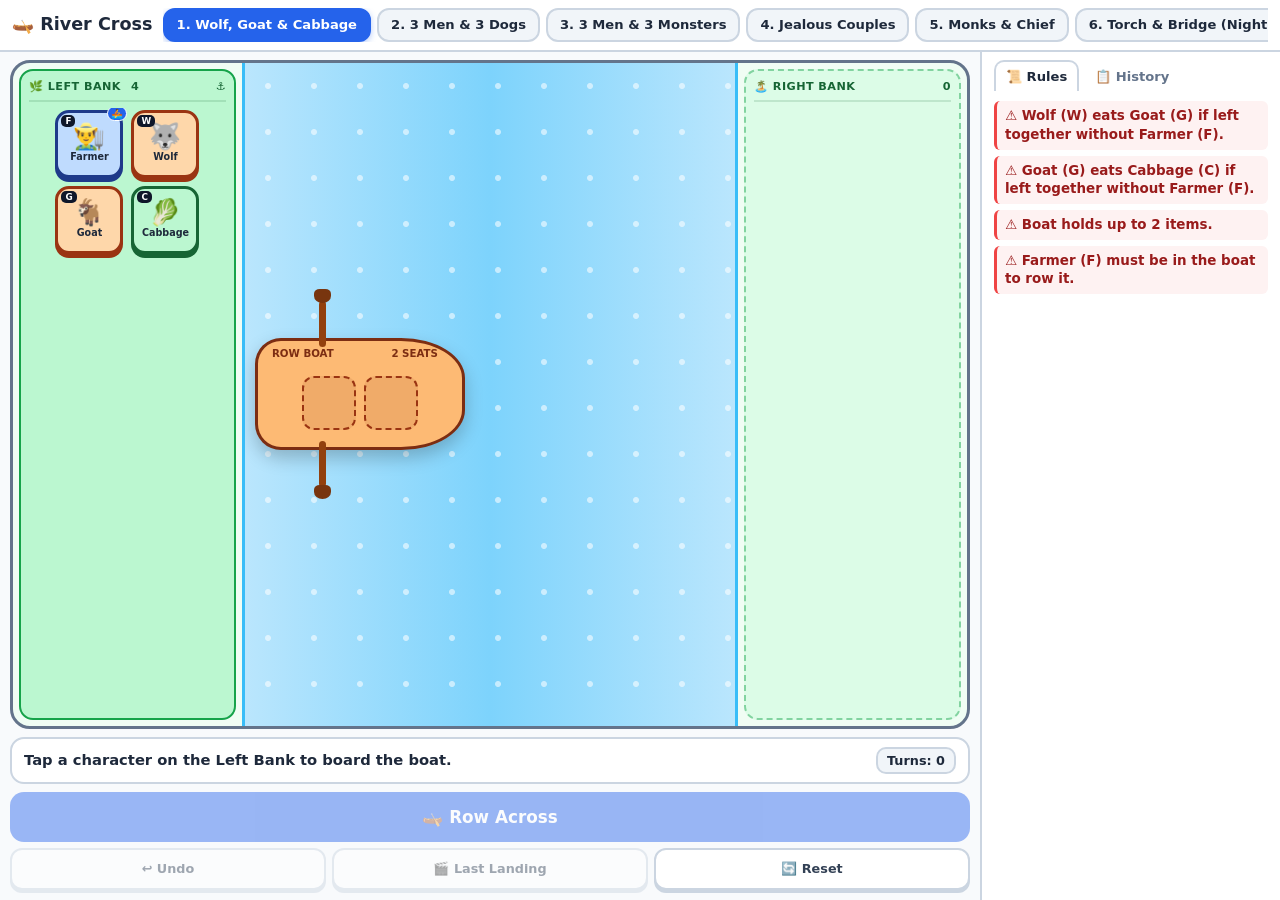
<file: index.html>
<!doctype html>
<html lang="en">
<head>
<meta charset="utf-8">
<meta name="viewport" content="width=device-width,initial-scale=1,viewport-fit=cover">
<meta name="apple-mobile-web-app-capable" content="yes">
<meta name="theme-color" content="#f8fafc">
<title>River Cross</title>
<link rel="stylesheet" href="css/style.css">
</head>
<body>
<div class="app">
  <header class="top">
    <h1 class="title">🛶 River Cross</h1>
    <nav class="scenarios" id="scenarioTabs" aria-label="Scenarios"></nav>
  </header>

  <div class="body">
    <main class="play">
      <section class="stage" aria-label="River">
        <div class="bank bank-left" id="bankLeft">
          <div class="bank-label"><span>🌿 Left Bank</span><span id="countLeft">0</span></div>
          <div class="slots" id="slotsLeft"></div>
        </div>

        <div class="river" id="river">
          <div class="flow"></div>
          <div class="boat at-left" id="boat">
            <div class="hull">
              <span class="oar oar-a"></span>
              <span class="oar oar-b"></span>
              <div class="hull-top">
                <span id="vehicleLabel">Row Boat</span>
                <span id="capacityLabel">2 seats</span>
              </div>
              <div class="seats" id="seats"></div>
              <div class="extras" id="extras"></div>
            </div>
            <span class="splash"></span>
          </div>
        </div>

        <div class="bank bank-right" id="bankRight">
          <div class="bank-label"><span>🏝️ Right Bank</span><span id="countRight">0</span></div>
          <div class="slots" id="slotsRight"></div>
        </div>
      </section>

      <section class="status" id="statusBanner">
        <p class="status-text" id="statusText" aria-live="polite">Tap a character on a bank to board the boat.</p>
        <div class="status-right">
          <button class="try-again" id="btnTryAgain" type="button" hidden>🔄 Try Again</button>
          <span class="pill" id="turnDisplay">Turns: 0</span>
        </div>
      </section>

      <section class="actions">
        <button class="btn-row" id="btnRow" type="button" disabled>🛶 Row Across</button>
        <div class="row-utils">
          <button class="btn-util" id="btnUndo" type="button" disabled>↩ Undo</button>
          <button class="btn-util" id="btnReplay" type="button" disabled title="Watch the last crossing and landing again">🎬 Last Landing</button>
          <button class="btn-util" id="btnReset" type="button">🔄 Reset</button>
          <button class="btn-util info-toggle" id="btnInfo" type="button">📖 Info</button>
        </div>
      </section>
    </main>

    <aside class="side" id="side" aria-label="Rules, history and builder">
      <div class="side-head">
        <div class="tabs" role="tablist">
          <button class="tab active" type="button" role="tab" data-tab="rules">📜 Rules</button>
          <button class="tab" type="button" role="tab" data-tab="history">📋 History</button>
          <button class="tab" type="button" role="tab" data-tab="build" id="tabBuild" hidden>⚙️ Build</button>
        </div>
        <button class="side-close" id="btnSideClose" type="button" aria-label="Close panel">✖</button>
      </div>

      <div class="side-body">
        <section class="panel active" data-panel="rules">
          <div id="ruleList"></div>
        </section>

        <section class="panel" data-panel="history">
          <div class="history" id="historyList"></div>
        </section>

        <section class="panel" data-panel="build">
          <label class="field-label" for="customCap">Boat seats</label>
          <div class="field">
            <input type="number" id="customCap" min="1" max="5" value="2" class="small">
          </div>

          <label class="field-label" for="charName">Add a character</label>
          <div class="field">
            <input type="text" id="charName" placeholder="Name" class="grow">
            <input type="text" id="charAbbr" placeholder="Abbr" maxlength="3" class="small">
            <select id="charType">
              <option value="human">Human</option>
              <option value="animal">Animal</option>
              <option value="object">Object</option>
            </select>
            <input type="text" id="charEmoji" placeholder="Emoji" maxlength="4" class="small">
            <button class="btn-util" id="btnAddChar" type="button">Add</button>
          </div>
          <div class="chip-list" id="customChips"></div>

          <label class="field-label" for="rulePredator">Add a danger rule</label>
          <div class="field">
            <select id="rulePredator" class="grow"></select>
            <span class="glue">harms</span>
            <select id="rulePrey" class="grow"></select>
          </div>
          <div class="field">
            <span class="glue">without</span>
            <select id="ruleProtector" class="grow"></select>
            <button class="btn-util" id="btnAddRule" type="button">Add rule</button>
          </div>

          <button class="btn-row launch" id="btnLaunch" type="button">🚀 Start Custom Game</button>
        </section>
      </div>
    </aside>
  </div>
</div>

<script src="js/scenarios.js"></script>
<script src="js/app.js"></script>
</body>
</html>
</file>
<file: css/style.css>
/* River Cross
 * Layouts:
 *   landscape (iPad, wide phone): banks left and right, boat crosses horizontally
 *   portrait (iPhone, iPad upright): banks top and bottom, boat crosses vertically
 *   side panel: column on wide landscape screens, bottom sheet everywhere else
 */

:root {
  --ink: #1e293b;
  --muted: #64748b;
  --line: #334155;
  --sky: #f8fafc;
  --edge: #cbd5e1;
  --water: #7dd3fc;
  --water-deep: #38bdf8;
  --grass: #dcfce7;
  --grass-line: #16a34a;
  --hull: #fdba74;
  --hull-line: #7c2d12;
  --blue: #2563eb;
  --blue-dark: #1e40af;
  --danger: #b91c1c;

  --chip: 58px;
  --seat: 50px;
  --hull-h: 104px;
  --hull-w: 190px;
}

@media (min-width: 700px) {
  :root { --chip: 68px; --seat: 54px; --hull-h: 112px; --hull-w: 210px; }
}

/* Short screens (iPhone landscape, iPhone SE portrait) */
@media (max-height: 520px) {
  :root { --chip: 50px; --seat: 46px; --hull-h: 94px; --hull-w: 180px; }
}
@media (max-height: 760px) and (max-aspect-ratio: 1/1) {
  :root { --chip: 50px; --seat: 46px; --hull-h: 96px; --hull-w: 176px; }
}

*, *::before, *::after { box-sizing: border-box; }

[hidden] { display: none !important; }

html, body { height: 100%; margin: 0; }

body {
  font-family: system-ui, -apple-system, BlinkMacSystemFont, "Segoe UI", Roboto, sans-serif;
  font-size: 15px;
  line-height: 1.35;
  color: var(--ink);
  background: var(--sky);
  overflow: hidden;
  -webkit-text-size-adjust: 100%;
}

button, input, select { font: inherit; color: inherit; }
p { margin: 0; }

.app {
  height: 100vh;
  height: 100dvh;
  display: flex;
  flex-direction: column;
  overflow: hidden;
  padding:
    env(safe-area-inset-top)
    env(safe-area-inset-right)
    env(safe-area-inset-bottom)
    env(safe-area-inset-left);
  background: var(--sky);
}

/* ---------- Header & scenario tabs ---------- */

.top {
  flex: none;
  display: flex;
  align-items: center;
  gap: 10px;
  padding: 8px 12px;
  background: #fff;
  border-bottom: 2px solid var(--edge);
}
.title {
  margin: 0;
  font-size: 1.1rem;
  font-weight: 800;
  white-space: nowrap;
}
.scenarios {
  display: flex;
  gap: 6px;
  min-width: 0;
  flex: 1;
  overflow-x: auto;
  scrollbar-width: none;
  -webkit-overflow-scrolling: touch;
}
.scenarios::-webkit-scrollbar { display: none; }
.scenario-btn {
  flex: none;
  padding: 6px 12px;
  border: 2px solid var(--edge);
  border-radius: 12px;
  background: #f1f5f9;
  font-size: 0.82rem;
  font-weight: 700;
  white-space: nowrap;
  cursor: pointer;
  touch-action: manipulation;
}
.scenario-btn[aria-pressed="true"] {
  background: var(--blue);
  border-color: var(--blue);
  color: #fff;
  box-shadow: 0 2px 6px rgba(37, 99, 235, 0.35);
}
.scenario-btn:disabled { opacity: 0.6; cursor: default; }

/* ---------- Layout shell ---------- */

.body {
  position: relative;
  flex: 1;
  min-height: 0;
  display: flex;
  flex-direction: column;
}
.play {
  flex: 1;
  min-height: 0;
  display: flex;
  flex-direction: column;
  gap: 8px;
  padding: 8px 10px 10px;
}

/* ---------- River stage ---------- */

.stage {
  flex: 1;
  min-height: 0;
  position: relative;
  display: grid;
  grid-template-columns: minmax(118px, 24%) minmax(0, 1fr) minmax(118px, 24%);
  grid-template-rows: minmax(0, 1fr);
  grid-template-areas: "left river right";
  border: 3px solid #64748b;
  border-radius: 20px;
  background: #f0fdf4;
  overflow: hidden;
}
.bank-left { grid-area: left; }
.river { grid-area: river; }
.bank-right { grid-area: right; }

.bank {
  min-width: 0;
  min-height: 0;
  margin: 6px;
  padding: 8px;
  display: flex;
  flex-direction: column;
  border: 2px dashed rgba(22, 163, 74, 0.45);
  border-radius: 14px;
  background: var(--grass);
  transition: background 0.2s, border-color 0.2s;
}
.bank.dock {
  border: 2px solid var(--grass-line);
  background: #bbf7d0;
}
.bank-label {
  display: flex;
  justify-content: space-between;
  align-items: center;
  gap: 6px;
  padding-bottom: 6px;
  margin-bottom: 6px;
  border-bottom: 2px solid rgba(22, 101, 52, 0.15);
  font-size: 0.7rem;
  font-weight: 800;
  text-transform: uppercase;
  letter-spacing: 0.04em;
  color: #166534;
  white-space: nowrap;
}
.bank.dock .bank-label::after { content: "⚓"; margin-left: auto; }
.bank.dock .bank-label span:last-child { margin-left: 4px; }

.slots {
  flex: 1;
  min-height: 0;
  display: flex;
  flex-wrap: wrap;
  align-content: flex-start;
  justify-content: center;
  gap: 8px;
  overflow-y: auto;
  padding: 2px;
}

/* River water */
.river {
  position: relative;
  overflow: hidden;
  background: linear-gradient(90deg, #bae6fd 0%, var(--water) 50%, #bae6fd 100%);
  border-left: 3px solid var(--water-deep);
  border-right: 3px solid var(--water-deep);
}
.flow {
  position: absolute;
  inset: 0;
  opacity: 0.8;
  background-image: radial-gradient(circle, rgba(255, 255, 255, 0.7) 2.5px, transparent 3.5px);
  background-size: 46px 46px;
  animation: flow 2.4s linear infinite;
  pointer-events: none;
}
@keyframes flow {
  to { background-position: 46px 46px; }
}

/* ---------- Boat ---------- */

.boat {
  --seats: 2;
  --boat-w: max(var(--hull-w), calc(var(--seats) * (var(--seat) + 8px) + 34px));
  position: absolute;
  top: 50%;
  left: calc(var(--boat-w) / 2 + 10px);
  width: var(--boat-w);
  transform: translate(-50%, -50%);
  transition: left 0.9s cubic-bezier(0.45, 0, 0.25, 1), top 0.9s cubic-bezier(0.45, 0, 0.25, 1);
  z-index: 5;
}
.boat.at-right { left: calc(100% - var(--boat-w) / 2 - 10px); }
.boat.no-anim { transition: none; }

.hull {
  position: relative;
  height: var(--hull-h);
  padding: 6px 10px;
  display: flex;
  flex-direction: column;
  gap: 4px;
  background: var(--hull);
  border: 3px solid var(--hull-line);
  border-radius: 26px 64px 64px 26px / 26px 40px 40px 26px;
  box-shadow: 0 8px 18px rgba(0, 0, 0, 0.22);
}
.boat.rowing .hull { animation: bob 0.45s ease-in-out infinite alternate; }
@keyframes bob {
  to { transform: translateY(-3px); }
}

.hull-top {
  display: flex;
  justify-content: space-between;
  align-items: center;
  padding: 0 14px 0 4px;
  font-size: 0.64rem;
  font-weight: 800;
  text-transform: uppercase;
  color: var(--hull-line);
}
.seats {
  flex: 1;
  min-height: 0;
  display: grid;
  grid-template-columns: repeat(var(--seats), var(--seat));
  justify-content: center;
  align-items: center;
  gap: 8px;
}
.seat {
  width: var(--seat);
  height: var(--seat);
  display: flex;
  align-items: center;
  justify-content: center;
  border: 2px dashed #9a3412;
  border-radius: 12px;
  background: rgba(124, 45, 18, 0.1);
}
.seat.filled { border-style: solid; border-color: transparent; background: transparent; }

/* Items that ride without a seat (like the torch) sit at the bow */
.extras {
  position: absolute;
  right: -10px;
  top: -34px;
  display: flex;
  gap: 4px;
}

/* Oars: above and below the hull in landscape, left and right in portrait */
.oar {
  position: absolute;
  width: 7px;
  height: 46px;
  left: 30%;
  background: #92400e;
  border-radius: 4px;
}
.oar::after {
  content: "";
  position: absolute;
  top: -12px;
  left: -5px;
  width: 17px;
  height: 14px;
  border-radius: 40% 40% 60% 60%;
  background: #78350f;
}
.oar-a { top: -40px; transform-origin: 50% 100%; }
.oar-b { top: calc(100% - 6px); transform-origin: 50% 0; }
.oar-b::after { top: auto; bottom: -12px; }

.boat.rowing .oar { animation: stroke 0.5s ease-in-out infinite alternate; }
.boat.rowing .oar-b { animation-delay: 0.25s; }
@keyframes stroke {
  from { transform: rotate(-26deg); }
  to { transform: rotate(26deg); }
}

.splash {
  position: absolute;
  left: 50%;
  top: 50%;
  width: 112%;
  height: 150%;
  border: 3px solid rgba(255, 255, 255, 0.85);
  border-radius: 50%;
  opacity: 0;
  pointer-events: none;
}
.boat.rowing .splash { animation: ripple 0.9s ease-out infinite; }
@keyframes ripple {
  from { opacity: 0.9; transform: translate(-50%, -50%) scale(0.6); }
  to { opacity: 0; transform: translate(-50%, -50%) scale(1.25); }
}

/* ---------- Characters ---------- */

.chip {
  --ink-c: #334155;
  --bg-c: #fff;
  position: relative;
  width: var(--chip);
  height: var(--chip);
  flex: none;
  display: flex;
  flex-direction: column;
  align-items: center;
  justify-content: center;
  gap: 1px;
  padding: 3px 3px;
  background: var(--bg-c);
  border: 3px solid var(--ink-c);
  border-radius: 14px;
  box-shadow: 0 4px 0 var(--ink-c);
  cursor: pointer;
  user-select: none;
  -webkit-user-select: none;
  -webkit-tap-highlight-color: transparent;
  touch-action: manipulation;
  transition: transform 0.12s, box-shadow 0.12s;
}
.chip:active { transform: translateY(2px); box-shadow: 0 2px 0 var(--ink-c); }
.chip.human { --bg-c: #bfdbfe; --ink-c: #1e3a8a; }
.chip.animal { --bg-c: #fed7aa; --ink-c: #9a3412; }
.chip.monster { --bg-c: #fecdd3; --ink-c: #9f1239; }
.chip.object { --bg-c: #bbf7d0; --ink-c: #166534; }

.chip .emoji {
  font-size: 1.6rem;
  line-height: 1;
  pointer-events: none;
}
.chip .name {
  max-width: 100%;
  overflow: hidden;
  white-space: nowrap;
  text-overflow: ellipsis;
  font-size: 0.6rem;
  font-weight: 800;
  pointer-events: none;
}
.chip .abbr {
  position: absolute;
  top: 2px;
  left: 3px;
  padding: 1px 4px;
  border-radius: 5px;
  background: #0f172a;
  color: #fff;
  font-size: 0.55rem;
  font-weight: 900;
  line-height: 1.2;
}
.chip .rower {
  position: absolute;
  top: -7px;
  right: -7px;
  padding: 1px 3px;
  border: 1px solid #fff;
  border-radius: 999px;
  background: var(--blue);
  font-size: 0.6rem;
  line-height: 1.2;
}

/* Boat-sized chips: no name text, slightly smaller */
.chip.in-boat {
  width: calc(var(--seat) - 6px);
  height: calc(var(--seat) - 6px);
}
.chip.in-boat .name { display: none; }
.chip.in-boat .emoji { font-size: 1.3rem; }

/* Landing: each passenger steps off the boat in turn */
.chip.arriving {
  animation: step-off 0.6s cubic-bezier(0.2, 0.8, 0.3, 1.25) both;
  animation-delay: var(--delay, 0ms);
}
@keyframes step-off {
  from { opacity: 0; transform: translate(var(--dx, 0px), var(--dy, 0px)) scale(0.6); }
  to { opacity: 1; transform: none; }
}

/* The final landing gets a gold ring and a tag */
.chip.last-ashore {
  outline: 4px solid #facc15;
  outline-offset: 3px;
}
.chip.last-ashore::before {
  content: "🏁 LAST";
  position: absolute;
  top: -20px;
  left: 50%;
  transform: translateX(-50%);
  padding: 2px 6px;
  border-radius: 999px;
  background: #facc15;
  color: #713f12;
  font-size: 0.6rem;
  font-weight: 900;
  white-space: nowrap;
}

/* Conflict animations: the predator lunges, the victim is slashed */
.chip.eating {
  z-index: 25;
  animation: lunge 0.5s ease-in-out infinite alternate;
}
@keyframes lunge {
  to { transform: scale(1.12) rotate(10deg) translateX(6px); }
}
.chip.slashed {
  filter: grayscale(0.5);
  animation: squish 0.6s ease-in-out forwards;
}
.chip.slashed::after {
  content: "";
  position: absolute;
  top: 50%;
  left: -10%;
  width: 120%;
  height: 6px;
  border-radius: 3px;
  background: #dc2626;
  box-shadow: 0 0 8px rgba(220, 38, 38, 0.8);
  transform: translateY(-50%) rotate(-45deg);
  animation: slash 0.35s ease-out forwards;
}
@keyframes slash {
  from { width: 0; opacity: 0; }
  to { width: 120%; opacity: 1; }
}
@keyframes squish {
  40% { transform: scale(1.1, 0.85) rotate(-6deg); }
  to { transform: scale(0.92) rotate(-8deg); opacity: 0.75; }
}

/* ---------- Status & actions ---------- */

.status {
  flex: none;
  display: flex;
  align-items: center;
  justify-content: space-between;
  gap: 8px;
  min-height: 46px;
  padding: 8px 12px;
  border: 2px solid var(--edge);
  border-radius: 14px;
  background: #fff;
  font-weight: 700;
}
.status.alert {
  background: #fee2e2;
  border-color: #f87171;
  color: #991b1b;
  animation: shake 0.3s both;
}
.status.success {
  background: #dcfce7;
  border-color: #4ade80;
  color: #166534;
}
.status-text {
  min-width: 0;
  flex: 1;
  font-size: 0.92rem;
  line-height: 1.25;
}
.status-right {
  flex: none;
  display: flex;
  align-items: center;
  gap: 8px;
}
.game-over {
  display: inline-block;
  margin-right: 6px;
  padding: 2px 7px;
  border-radius: 8px;
  background: var(--danger);
  color: #fff;
  font-size: 0.75rem;
  font-weight: 900;
  letter-spacing: 0.04em;
}
.pill {
  padding: 3px 9px;
  border: 2px solid var(--edge);
  border-radius: 10px;
  background: #f1f5f9;
  font-size: 0.8rem;
  font-weight: 800;
  white-space: nowrap;
}
.try-again {
  padding: 5px 12px;
  border: 2px solid var(--danger);
  border-radius: 10px;
  background: #fff;
  color: var(--danger);
  font-size: 0.85rem;
  font-weight: 900;
  white-space: nowrap;
  box-shadow: 0 2px 0 var(--danger);
  cursor: pointer;
  touch-action: manipulation;
}
.try-again:hover { background: var(--danger); color: #fff; }

.actions {
  flex: none;
  display: flex;
  flex-direction: column;
  gap: 6px;
}
.btn-row {
  width: 100%;
  min-height: 50px;
  padding: 10px 16px;
  border: 0;
  border-radius: 14px;
  background: var(--blue);
  color: #fff;
  font-size: 1.05rem;
  font-weight: 800;
  box-shadow: 0 4px 0 var(--blue-dark);
  cursor: pointer;
  touch-action: manipulation;
}
.btn-row:hover:not(:disabled) { background: #1d4ed8; }
.btn-row:active:not(:disabled) { transform: translateY(3px); box-shadow: 0 1px 0 var(--blue-dark); }
.btn-row:disabled { opacity: 0.45; cursor: not-allowed; box-shadow: none; }

.row-utils {
  display: grid;
  grid-template-columns: repeat(4, minmax(0, 1fr));
  gap: 6px;
}
.btn-util {
  min-height: 42px;
  padding: 4px 6px;
  border: 2px solid var(--edge);
  border-radius: 12px;
  background: #fff;
  color: #334155;
  font-size: 0.8rem;
  font-weight: 800;
  line-height: 1.15;
  box-shadow: 0 3px 0 var(--edge);
  cursor: pointer;
  touch-action: manipulation;
}
.btn-util:active:not(:disabled) { transform: translateY(2px); box-shadow: 0 1px 0 var(--edge); }
.btn-util:disabled { opacity: 0.45; cursor: not-allowed; }

/* ---------- Side panel (bottom sheet on small screens) ---------- */

.side {
  position: absolute;
  left: 0;
  right: 0;
  bottom: 0;
  z-index: 20;
  max-height: 65%;
  display: flex;
  flex-direction: column;
  background: #fff;
  border-top: 3px solid var(--line);
  border-radius: 18px 18px 0 0;
  box-shadow: 0 -10px 30px rgba(0, 0, 0, 0.25);
  transform: translateY(105%);
  transition: transform 0.25s ease;
}
.side.open { transform: none; }

.side-head {
  flex: none;
  display: flex;
  align-items: center;
  gap: 8px;
  padding: 8px 10px 0 12px;
}
.tabs {
  flex: 1;
  min-width: 0;
  display: flex;
  gap: 4px;
  overflow-x: auto;
  scrollbar-width: none;
}
.tabs::-webkit-scrollbar { display: none; }
.tab {
  flex: none;
  padding: 6px 10px;
  border: 2px solid transparent;
  border-bottom: 0;
  border-radius: 10px 10px 0 0;
  background: transparent;
  font-size: 0.82rem;
  font-weight: 800;
  color: var(--muted);
  cursor: pointer;
  touch-action: manipulation;
}
.tab.active {
  border-color: var(--edge);
  background: #fff;
  color: var(--ink);
}
.side-close {
  flex: none;
  width: 36px;
  height: 36px;
  border: 2px solid var(--edge);
  border-radius: 10px;
  background: #fff;
  cursor: pointer;
  touch-action: manipulation;
}

.side-body {
  flex: 1;
  min-height: 0;
  overflow-y: auto;
  padding: 10px 12px 16px;
  border-top: 2px solid var(--edge);
  -webkit-overflow-scrolling: touch;
}
.panel { display: none; }
.panel.active { display: block; }

/* Rules */
.rule {
  margin-bottom: 6px;
  padding: 6px 8px;
  border-left: 3px solid #ef4444;
  border-radius: 6px;
  background: #fef2f2;
  color: #991b1b;
  font-size: 0.84rem;
  font-weight: 600;
}

/* History */
.history {
  display: flex;
  flex-direction: column;
  gap: 6px;
}
.muted { color: #94a3b8; font-weight: 700; }
.hist {
  padding: 6px 8px;
  border: 1.5px solid #e2e8f0;
  border-radius: 10px;
  background: #f8fafc;
  font-size: 0.8rem;
}
.hist-head {
  display: flex;
  align-items: center;
  gap: 6px;
  margin-bottom: 4px;
}
.hist-num {
  padding: 2px 6px;
  border-radius: 6px;
  background: #334155;
  color: #fff;
  font-size: 0.7rem;
  font-weight: 900;
}
.hist-time {
  padding: 1px 5px;
  border: 1px solid var(--edge);
  border-radius: 6px;
  font-size: 0.66rem;
  font-weight: 800;
}
.hist-dir {
  margin-left: auto;
  color: var(--blue);
  font-weight: 900;
}
.hist-boat, .hist-banks {
  display: flex;
  flex-wrap: wrap;
  align-items: center;
  gap: 3px;
}
.hist-banks { margin-top: 4px; padding-top: 4px; border-top: 1px dashed var(--edge); font-size: 0.7rem; }
.hist-banks b { margin-right: 2px; color: #166534; }
.hist-banks .bank-col { display: flex; flex-wrap: wrap; align-items: center; gap: 3px; flex: 1; min-width: 0; }
.tag {
  display: inline-flex;
  align-items: center;
  gap: 2px;
  padding: 1px 4px;
  border: 1px solid #cbd5e1;
  border-radius: 5px;
  background: #e2e8f0;
  font-size: 0.68rem;
  font-weight: 900;
  line-height: 1.2;
}
.tag.human { background: #dbeafe; border-color: #93c5fd; }
.tag.animal { background: #ffedd5; border-color: #fed7aa; }
.tag.monster { background: #ffe4e6; border-color: #fda4af; }
.tag.object { background: #dcfce7; border-color: #bbf7d0; }

/* Custom builder */
.field-label {
  display: block;
  margin: 10px 0 4px;
  font-size: 0.75rem;
  font-weight: 800;
  color: #475569;
}
.field {
  display: flex;
  flex-wrap: wrap;
  align-items: center;
  gap: 6px;
  margin-bottom: 6px;
}
.field input, .field select {
  min-width: 0;
  padding: 6px;
  border: 1.5px solid var(--edge);
  border-radius: 8px;
  background: #fff;
  font-size: 0.85rem;
}
.field .grow { flex: 1 1 90px; }
.field .small { width: 62px; text-align: center; }
.glue { font-size: 0.8rem; font-weight: 700; }
.chip-list {
  display: flex;
  flex-wrap: wrap;
  gap: 5px;
  margin-bottom: 8px;
}
.custom-tag {
  display: inline-flex;
  align-items: center;
  gap: 4px;
  padding: 3px 8px;
  border: 1px solid var(--edge);
  border-radius: 8px;
  background: #f1f5f9;
  font-size: 0.75rem;
  font-weight: 700;
}
.custom-tag button {
  border: 0;
  background: transparent;
  color: #94a3b8;
  font-size: 0.95rem;
  font-weight: 900;
  cursor: pointer;
}
.custom-tag button:hover { color: #ef4444; }
.launch { margin-top: 8px; min-height: 44px; font-size: 0.95rem; }

/* ---------- Wide landscape: side panel becomes a column ---------- */

@media (min-width: 960px) and (min-aspect-ratio: 1/1) {
  .body { flex-direction: row; }
  .play { flex: 1; min-width: 0; }
  .side {
    position: static;
    width: 300px;
    max-height: none;
    transform: none;
    border-top: 0;
    border-left: 2px solid var(--edge);
    border-radius: 0;
    box-shadow: none;
  }
  .side-close, .info-toggle { display: none; }
  .row-utils { grid-template-columns: repeat(3, minmax(0, 1fr)); }
  .side-body { border-top: 0; }
}

/* ---------- Portrait: banks on top and bottom, boat crosses vertically ---------- */

@media (max-aspect-ratio: 1/1) {
  .stage {
    grid-template-columns: minmax(0, 1fr);
    grid-template-rows: minmax(0, 1fr) minmax(0, 1.25fr) minmax(0, 1fr);
    grid-template-areas: "left" "river" "right";
  }
  .river {
    border-left: 0;
    border-right: 0;
    border-top: 3px solid var(--water-deep);
    border-bottom: 3px solid var(--water-deep);
    background: linear-gradient(180deg, #bae6fd 0%, var(--water) 50%, #bae6fd 100%);
  }
  .flow {
    background-size: 46px 46px;
    animation-name: flow-down;
  }
  @keyframes flow-down {
    to { background-position: 46px 46px; }
  }

  .boat {
    left: 50%;
    top: calc(var(--hull-h) / 2 + 10px);
    transform: translate(-50%, -50%);
  }
  .boat.at-right {
    left: 50%;
    top: calc(100% - var(--hull-h) / 2 - 10px);
  }

  .bank.dock .bank-label span:last-child { margin-left: 4px; }

  .oar {
    top: calc(50% - 3.5px);
    width: 46px;
    height: 7px;
  }
  .oar-a { left: -40px; top: calc(50% - 3.5px); transform-origin: 100% 50%; }
  .oar-b { left: calc(100% - 6px); top: calc(50% - 3.5px); transform-origin: 0 50%; }
  .oar::after {
    top: -5px;
    left: -12px;
    width: 14px;
    height: 17px;
    border-radius: 60% 40% 40% 60%;
  }
  .oar-b::after { top: -5px; left: auto; right: -12px; }
  .extras { top: -40px; right: 0; }
}

/* ---------- Reduced motion ---------- */

@media (prefers-reduced-motion: reduce) {
  *, *::before, *::after {
    animation-duration: 0.01ms !important;
    animation-iteration-count: 1 !important;
    transition-duration: 0.01ms !important;
  }
}
</file>
